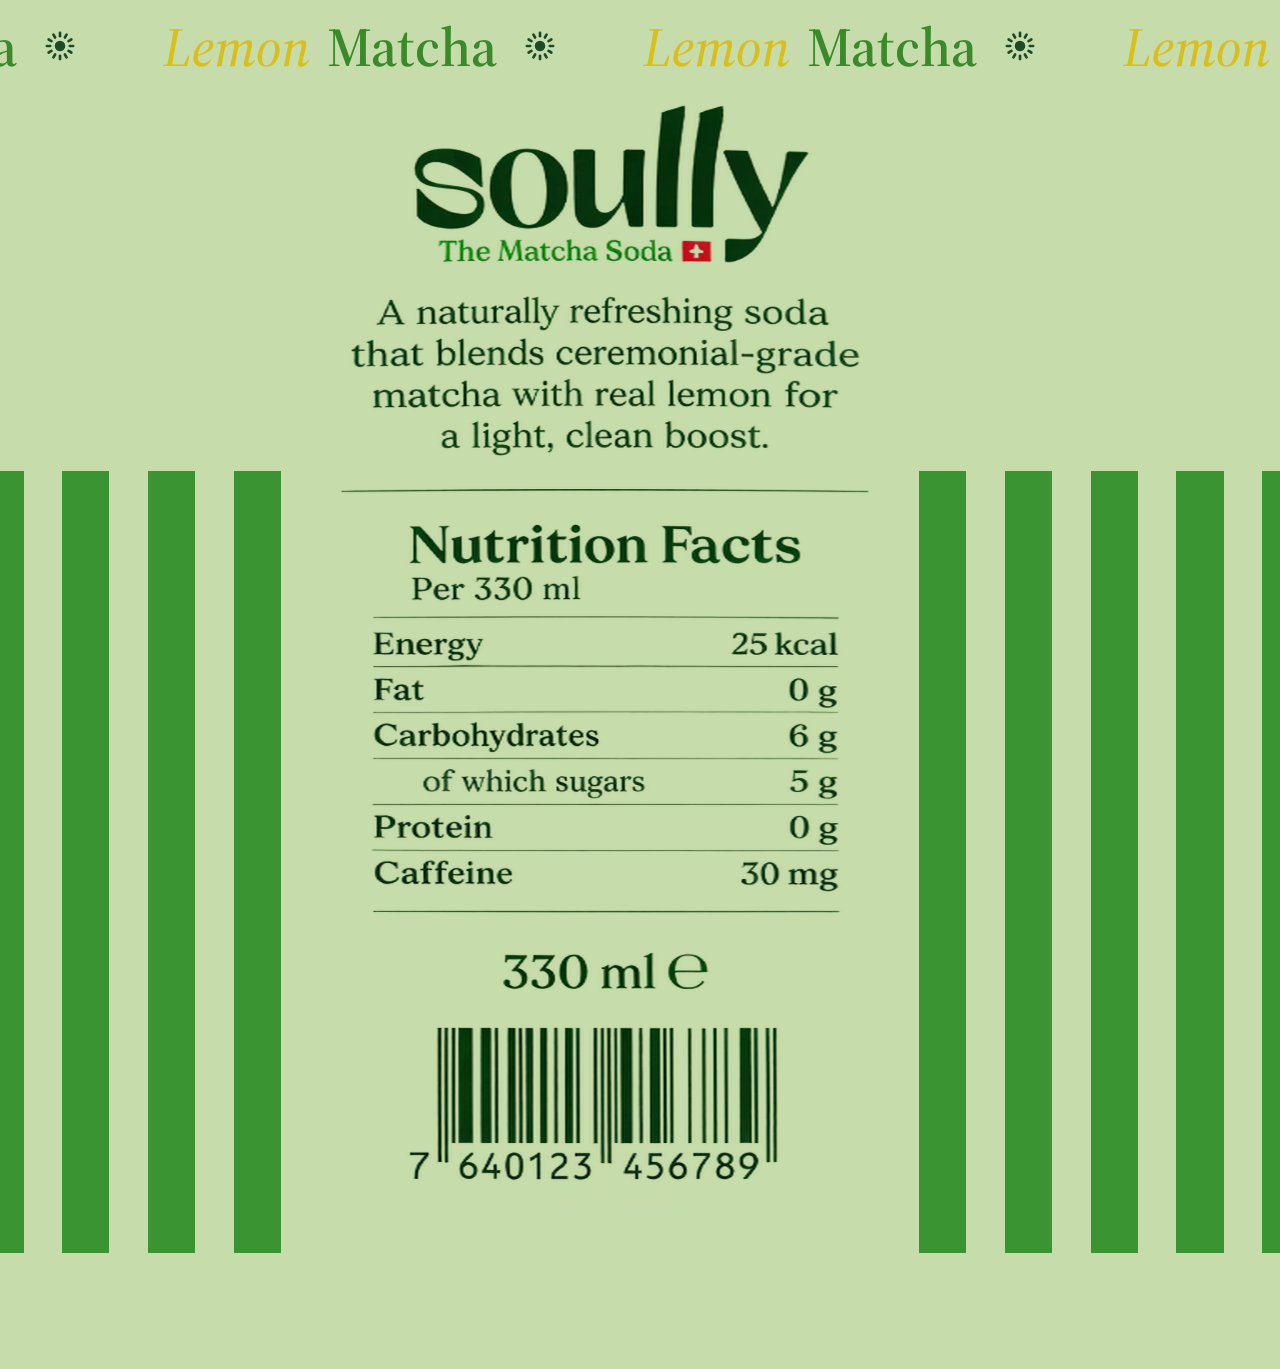
<file: source/can-label/label.html>
<!doctype html><html><head><meta charset="utf-8">
<link rel="stylesheet" href="https://fonts.googleapis.com/css2?family=Source+Serif+4:ital,opsz,wght@0,8..60,600;1,8..60,500&display=swap">
<style>
/* 2400 x 1369 label units = 360deg around the can, seam at theta=+90deg.
   front (theta 0) at x=1800, back (theta 180) at x=600 */
html,body{margin:0;width:2400px;height:1369px;overflow:hidden}
.label{position:relative;width:2400px;height:1369px;background:#c7dcab;overflow:hidden}
.stripe{position:absolute;top:471px;height:782px;width:47.1px;background:#3a9431}
.band{position:absolute;top:18px;height:56px;left:0;width:2400px}
.cell{position:absolute;top:0;width:480px;height:56px;display:flex;align-items:center;justify-content:center;gap:16px;
  font-family:"Source Serif 4",Georgia,serif;font-size:55px;line-height:1;white-space:nowrap}
.cell .lemon{font-style:italic;font-weight:500;color:#d8bf1c}
.cell .matcha{font-weight:600;color:#3a8a2c}
.cell svg{width:34px;height:34px;margin-left:10px}
.wordmark{position:absolute;left:1360px;top:103px;width:893px;height:365px}
.flag{position:absolute;background:#e0393e;border-radius:3px}
.flag::before,.flag::after{content:"";position:absolute;background:#fff;left:50%;top:50%;transform:translate(-50%,-50%)}
.flag::before{width:58%;height:18%}.flag::after{width:18%;height:58%}
.back{position:absolute;left:280px;top:93px;width:640px;height:1115px;mix-blend-mode:multiply}
</style></head><body><div class="label" id="L"></div>
<script>
const L=document.getElementById('L');
const xOf=th=>((((th-90)%360)+360)%360)/360*2400;
// 28 stripes, centred on the front, none across the back panel
for(let k=0;k<28;k++){const th=k*360/28; const d=Math.abs(((th-180+540)%360)-180); if(d<50) continue;
  for(const off of [0,2400,-2400]){const s=document.createElement('div');s.className='stripe';s.style.left=(xOf(th)-23.55+off)+'px';L.appendChild(s);}}
const sun='<svg viewBox="-20 -20 40 40"><g fill="#1d4a29"><circle r="6.2"/>'+Array.from({length:12},(_,i)=>`<rect x="-1.6" y="-17" width="3.2" height="7" rx="1.6" transform="rotate(${i*30})"/>`).join('')+'</g></svg>';
const band=document.createElement('div');band.className='band';L.appendChild(band);
for(let x=120-480;x<2400;x+=480){const c=document.createElement('div');c.className='cell';c.style.left=x+'px';
  c.innerHTML='<span class="lemon">Lemon</span><span class="matcha">Matcha</span>'+sun;band.appendChild(c);}
L.insertAdjacentHTML('beforeend','<img class="wordmark" src="wordmark_clean.png"><div class="flag" style="left:'+(1360+893*0.711)+'px;top:'+(103+365*0.815)+'px;width:'+(893*0.058)+'px;height:'+(893*0.058*0.62)+'px"></div><img class="back" src="backpanel.png">');
</script></body></html>
</file>
